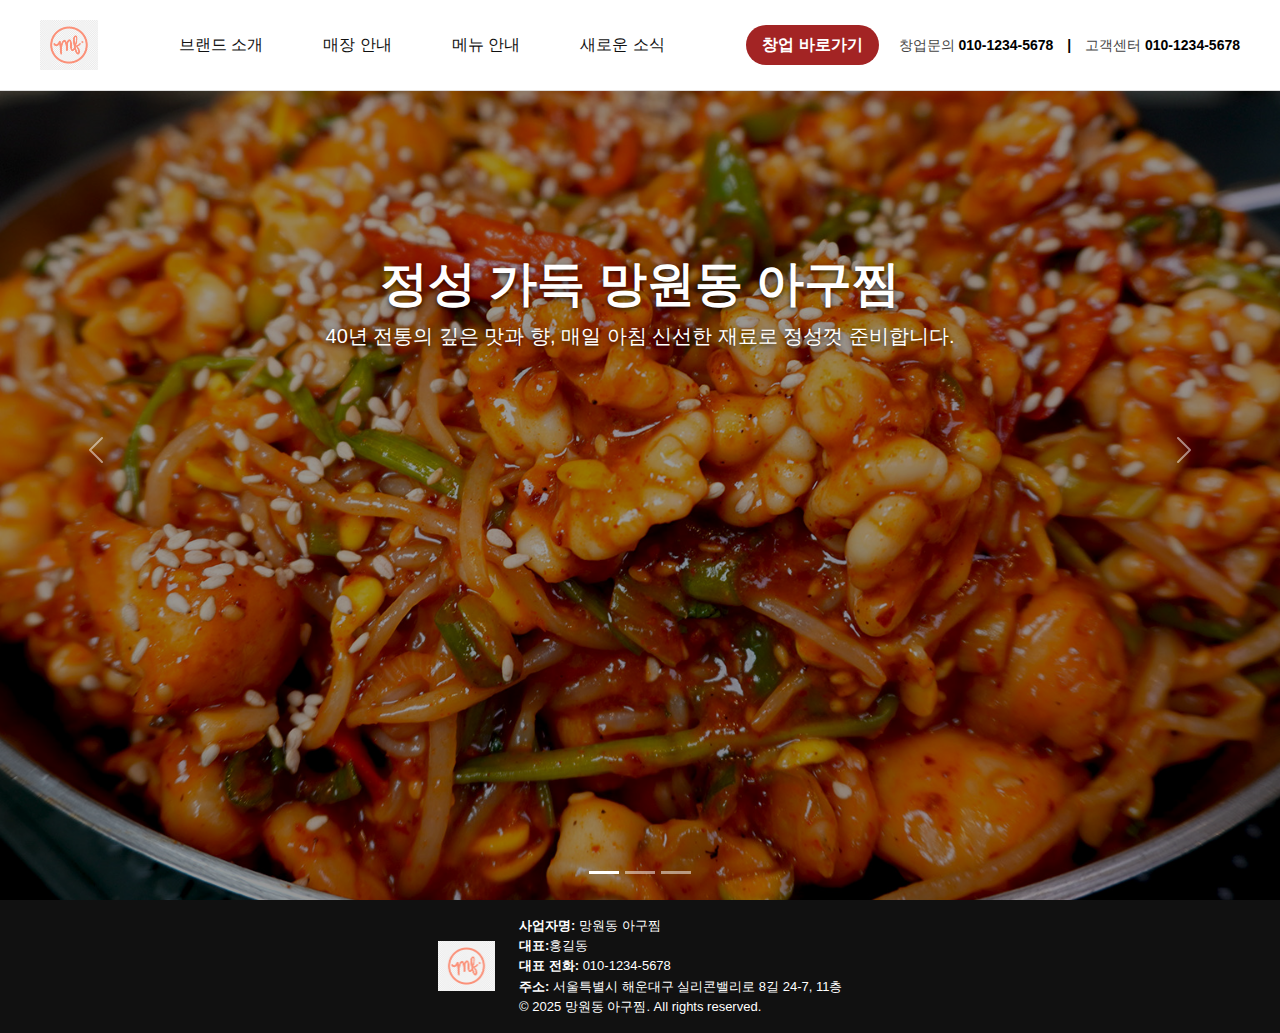
<file: front/index.html>
<!DOCTYPE html>
<html lang="ko">
<head>
  <meta charset="UTF-8" />
  <meta name="viewport" content="width=device-width, initial-scale=1.0" />
  <title>망원동 아구찜</title>
  <link href="https://cdn.jsdelivr.net/npm/bootstrap@5.3.3/dist/css/bootstrap.min.css" rel="stylesheet" />
  <link href="static/css/index.css" rel="stylesheet" /> <!-- ✅ 외부 CSS -->
  <script src="https://cdn.jsdelivr.net/npm/bootstrap@5.3.3/dist/js/bootstrap.bundle.min.js"></script>
</head>
<body>

  <!-- ✅ 네비게이션 바 -->
  <nav id="main-navbar">
    <div id="logo-container">
      <a href="index.html">
          <img src="static/img/brand_logo.png" alt="망원동 아구찜 로고" />
      </a>
    </div>
    <div id="nav-links">
      <a href="index.html" class="nav-link">브랜드 소개</a>
      <a href="store.html" class="nav-link">매장 안내</a>
      <a href="menus.html" class="nav-link">메뉴 안내</a>
      <a href="news.html" class="nav-link">새로운 소식</a>
    </div>
    <div id="right-section">
      <a href="franchise.html" id="franchise-button">창업 바로가기</a>
      <div id="contact-info">
        창업문의 <span>010-1234-5678</span>
        <span id="contact-divider">|</span>
        고객센터 <span>010-1234-5678</span>
      </div>
    </div>
  </nav>

  <!-- ✅ 풀스크린 캐러셀 -->
  <div id="mainCarousel" class="carousel slide carousel-fade" data-bs-ride="carousel" data-bs-interval="10000">
    <div class="carousel-inner">
      <div class="carousel-item active position-relative">
        <img src="static/img/menu1.jpg" class="d-block w-100" alt="아구찜" />
        <div class="carousel-overlay"></div>
        <div class="carousel-caption text-center">
          <h2>정성 가득 망원동 아구찜</h2>
          <p>40년 전통의 깊은 맛과 향, 매일 아침 신선한 재료로 정성껏 준비합니다.</p>
        </div>
      </div>

      <div class="carousel-item position-relative">
        <img src="static/img/menu2.jpg" class="d-block w-100" alt="해물찜" />
        <div class="carousel-overlay"></div>
        <div class="carousel-caption text-center">
          <h2>푸짐한 해물의 향연</h2>
          <p>문어, 새우, 꽃게 등 풍성한 해산물을 가득 담았습니다.</p>
        </div>
      </div>

      <div class="carousel-item position-relative">
        <img src="static/img/menu3.jpg" class="d-block w-100" alt="코다리조림" />
        <div class="carousel-overlay"></div>
        <div class="carousel-caption text-center">
          <h2>부드럽고 진한 코다리조림</h2>
          <p>매콤한 양념과 잘 어우러진 부드러운 식감의 명품 요리.</p>
        </div>
      </div>
    </div>

    <button class="carousel-control-prev" type="button" data-bs-target="#mainCarousel" data-bs-slide="prev">
      <span class="carousel-control-prev-icon" aria-hidden="true"></span>
      <span class="visually-hidden">이전</span>
    </button>
    <button class="carousel-control-next" type="button" data-bs-target="#mainCarousel" data-bs-slide="next">
      <span class="carousel-control-next-icon" aria-hidden="true"></span>
      <span class="visually-hidden">다음</span>
    </button>

    <div class="carousel-indicators">
      <button type="button" data-bs-target="#mainCarousel" data-bs-slide-to="0" class="active" aria-current="true" aria-label="Slide 1"></button>
      <button type="button" data-bs-target="#mainCarousel" data-bs-slide-to="1" aria-label="Slide 2"></button>
      <button type="button" data-bs-target="#mainCarousel" data-bs-slide-to="2" aria-label="Slide 3"></button>
    </div>
  </div>

  <!-- ✅ Footer -->
  <footer>
    <div class="footer-container d-flex align-items-center justify-content-center gap-4">
      <div class="footer-logo">
        <img src="static/img/brand_logo.png" alt="망원동 아구찜 로고" />
      </div>
      <div class="footer-info text-white">
        <p><strong>사업자명:</strong> 망원동 아구찜</p>
        <p><strong>대표:</strong>홍길동</p>
        <p><strong>대표 전화:</strong> 010-1234-5678</p>
        <p><strong>주소:</strong> 서울특별시 해운대구 실리콘밸리로 8길 24-7, 11층</p>
        <p>© 2025 망원동 아구찜. All rights reserved.</p>
      </div>
    </div>
  </footer>

</body>
</html>
</file>
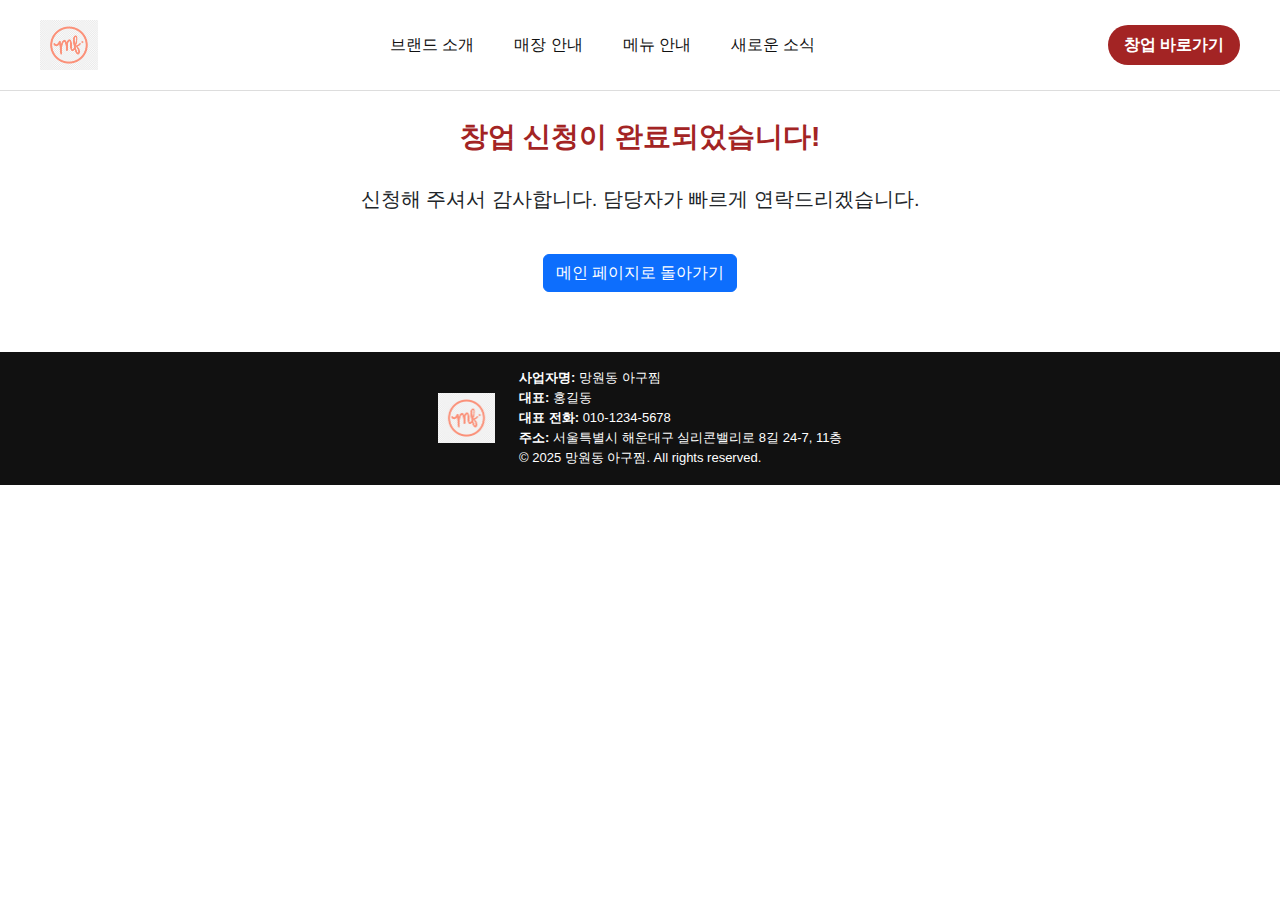
<file: front/franchise-apply.html>
<!DOCTYPE html>
<html lang="ko">
<head>
  <meta charset="UTF-8" />
  <meta name="viewport" content="width=device-width, initial-scale=1.0" />
  <title>창업 신청 완료 | 망원동 아구찜</title>
  <link href="https://cdn.jsdelivr.net/npm/bootstrap@5.3.3/dist/css/bootstrap.min.css" rel="stylesheet" />
  <script src="https://cdn.jsdelivr.net/npm/bootstrap@5.3.3/dist/js/bootstrap.bundle.min.js"></script>
  <link rel="stylesheet" href="static/css/franchise.css" />
</head>
<body>

  <!-- ✅ 네비게이션 바 -->
  <nav id="main-navbar">
    <div id="logo-container">
      <a href="index.html">
        <img src="static/img/brand_logo.png" alt="망원동 아구찜 로고" />
      </a>
    </div>
    <div id="nav-links">
      <a href="index.html" class="nav-link">브랜드 소개</a>
      <a href="store.html" class="nav-link">매장 안내</a>
      <a href="menus.html" class="nav-link">메뉴 안내</a>
      <a href="news.html" class="nav-link">새로운 소식</a>
    </div>
    <a href="franchise.html" id="franchise-button">창업 바로가기</a>
  </nav>

  <!-- ✅ 신청 완료 메시지 -->
  <main>
    <div class="container text-center mt-5">
      <h1>창업 신청이 완료되었습니다!</h1>
      <p class="lead">신청해 주셔서 감사합니다. 담당자가 빠르게 연락드리겠습니다.</p>
      <a href="/" class="btn btn-primary mt-4">메인 페이지로 돌아가기</a>
    </div>
  </main>

  <!-- ✅ Footer -->
  <footer>
    <div class="footer-container d-flex align-items-center justify-content-center gap-4">
      <div class="footer-logo">
        <img src="static/img/brand_logo.png" alt="망원동 아구찜 로고" />
      </div>
      <div class="footer-info text-white">
        <p><strong>사업자명:</strong> 망원동 아구찜</p>
        <p><strong>대표:</strong> 홍길동</p>
        <p><strong>대표 전화:</strong> 010-1234-5678</p>
        <p><strong>주소:</strong> 서울특별시 해운대구 실리콘밸리로 8길 24-7, 11층</p>
        <p>© 2025 망원동 아구찜. All rights reserved.</p>
      </div>
    </div>
  </footer>

</body>
</html>
</file>
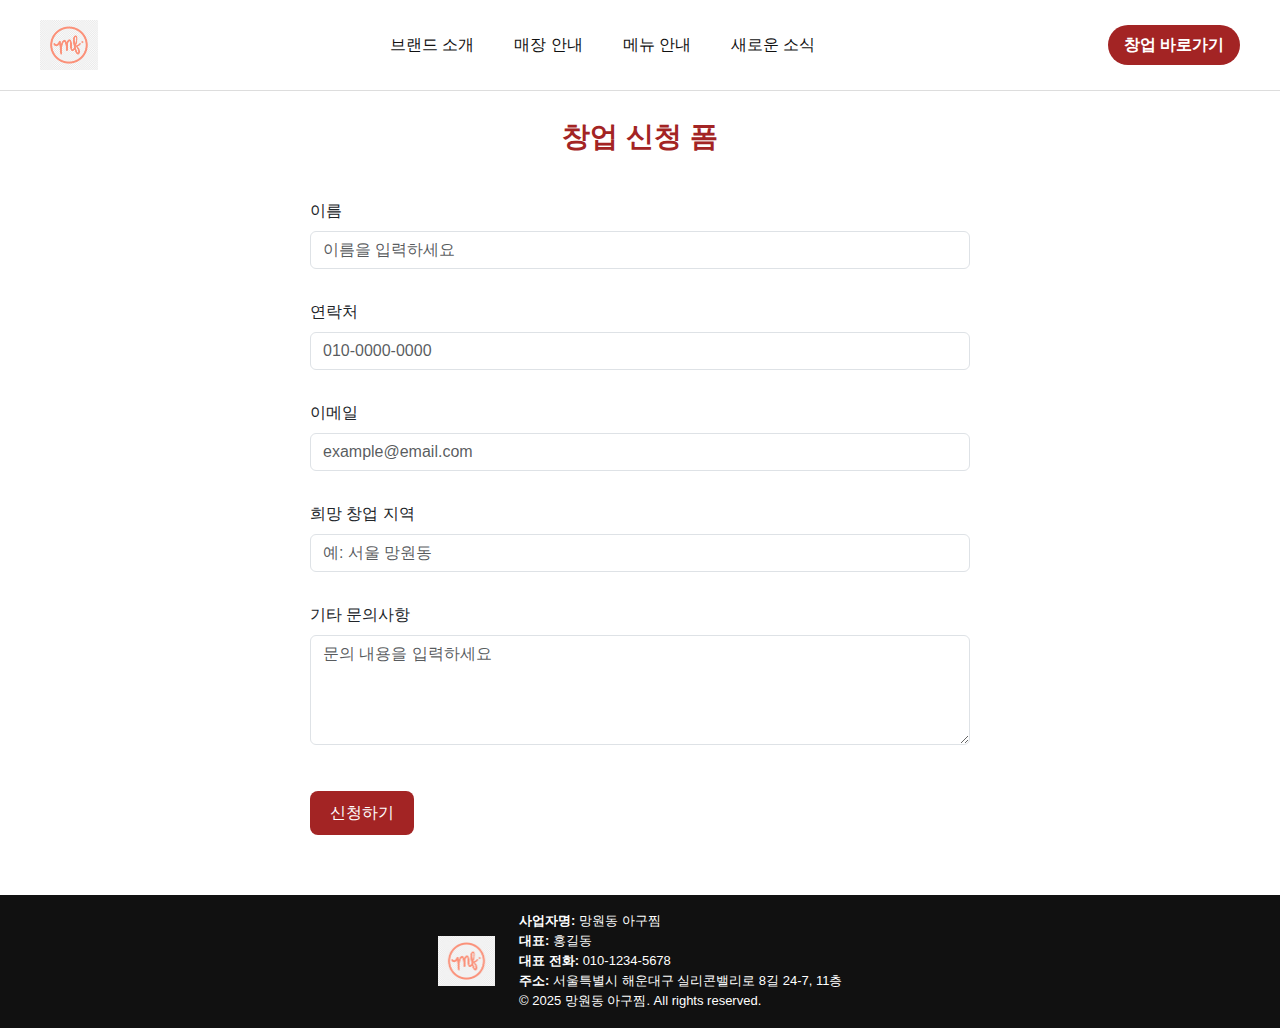
<file: front/franchise.html>
<!DOCTYPE html>
<html lang="ko">
<head>
  <meta charset="UTF-8" />
  <meta name="viewport" content="width=device-width, initial-scale=1.0" />
  <title>창업 신청 | 망원동 아구찜</title>
  <link href="https://cdn.jsdelivr.net/npm/bootstrap@5.3.3/dist/css/bootstrap.min.css" rel="stylesheet" />
  <script src="https://cdn.jsdelivr.net/npm/bootstrap@5.3.3/dist/js/bootstrap.bundle.min.js"></script>
  <script src="https://code.jquery.com/jquery-3.6.0.min.js"></script> 
  <link rel="stylesheet" href="static/css/franchise.css" />
</head>
<body>

  <!-- nav bar -->
  <nav id="main-navbar">
    <div id="logo-container">
      <a href="index.html">
        <img src="static/img/brand_logo.png" alt="망원동 아구찜 로고" />
      </a>
    </div>
    <div id="nav-links">
      <a href="index.html" class="nav-link">브랜드 소개</a>
      <a href="store.html" class="nav-link">매장 안내</a>
      <a href="menus.html" class="nav-link">메뉴 안내</a>
      <a href="news.html" class="nav-link">새로운 소식</a>
    </div>
    <a href="franchise.html" id="franchise-button">창업 바로가기</a>
  </nav>

  <!-- start-up apply form  -->
  <main>
    <h1>창업 신청 폼</h1>
    <form id="myForm"> <!-- ✅ id 추가 -->
      <div class="mb-3">
        <label for="name" class="form-label">이름</label>
        <input type="text" class="form-control" id="name" placeholder="이름을 입력하세요" required />
      </div>
      <div class="mb-3">
        <label for="phone" class="form-label">연락처</label>
        <input type="tel" class="form-control" id="phone" placeholder="010-0000-0000" required />
      </div>
      <div class="mb-3">
        <label for="email" class="form-label">이메일</label>
        <input type="email" class="form-control" id="email" placeholder="example@email.com" />
      </div>
      <div class="mb-3">
        <label for="location" class="form-label">희망 창업 지역</label>
        <input type="text" class="form-control" id="location" placeholder="예: 서울 망원동" />
      </div>
      <div class="mb-3">
        <label for="message" class="form-label">기타 문의사항</label>
        <textarea class="form-control" id="message" rows="4" placeholder="문의 내용을 입력하세요"></textarea>
      </div>
      <button type="submit" class="btn">신청하기</button>
    </form>
  </main>

  <!-- Footer -->
  <footer>
    <div class="footer-container d-flex align-items-center justify-content-center gap-4">
      <div class="footer-logo">
        <img src="static/img/brand_logo.png" alt="망원동 아구찜 로고" />
      </div>
      <div class="footer-info text-white">
        <p><strong>사업자명:</strong> 망원동 아구찜</p>
        <p><strong>대표:</strong> 홍길동</p>
        <p><strong>대표 전화:</strong> 010-1234-5678</p>
        <p><strong>주소:</strong> 서울특별시 해운대구 실리콘밸리로 8길 24-7, 11층</p>
        <p>© 2025 망원동 아구찜. All rights reserved.</p>
      </div>
    </div>
  </footer>

  <!-- AJAX -->
  <script>
    $('#myForm').on('submit', function (e) {
      e.preventDefault(); // 기본 제출 막기

      const data = {
        name: document.getElementById('name').value,
        telno: document.getElementById('phone').value,
        email: document.getElementById('email').value,
        area: document.getElementById('location').value,
        description: document.getElementById('message').value
      };

      $.ajax({
        type: 'POST',
        url: '/api/startup/submit',
        contentType: 'application/json',
        data: JSON.stringify(data),
        success: function () {
          window.location.href = '/franchise-apply.html'; 
        },
        error: function (xhr) {
          alert('신청 중 오류가 발생했습니다. 다시 시도해주세요.');
          console.error(xhr.status, xhr.responseText);
        }
      });
    });
  </script>

</body>
</html>
</file>
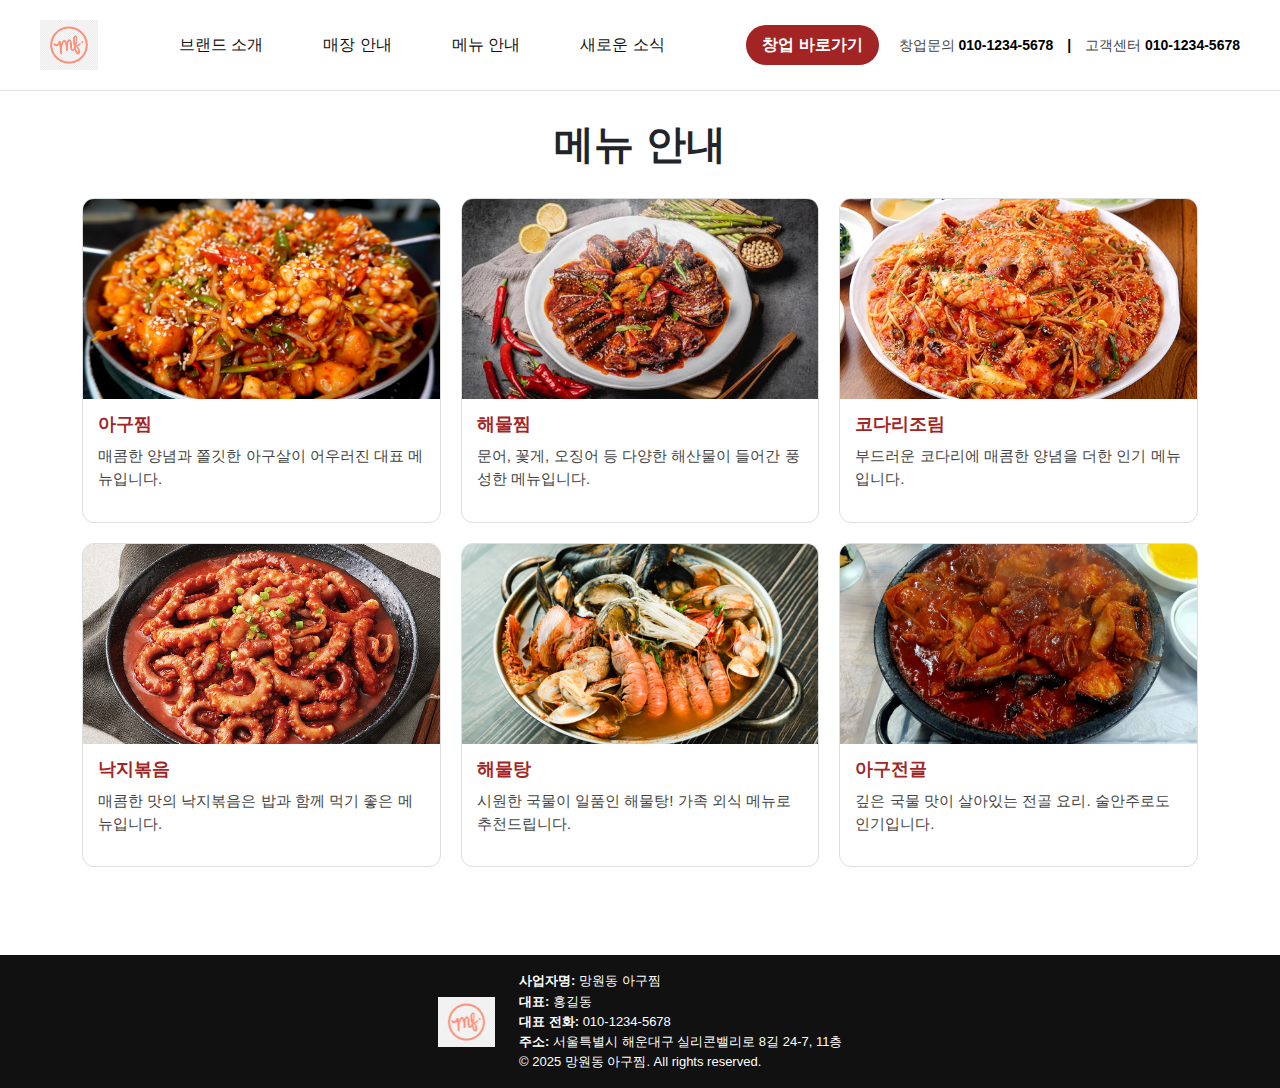
<file: front/menus.html>
<!DOCTYPE html>
<html lang="ko">
<head>
  <meta charset="UTF-8" />
  <meta name="viewport" content="width=device-width, initial-scale=1.0" />
  <title>메뉴 안내 | 망원동 아구찜</title>
  <link href="https://cdn.jsdelivr.net/npm/bootstrap@5.3.3/dist/css/bootstrap.min.css" rel="stylesheet" />
  <link href="static/css/menus.css" rel="stylesheet" />
  <script src="https://cdn.jsdelivr.net/npm/bootstrap@5.3.3/dist/js/bootstrap.bundle.min.js"></script>
  <style>
    main {
      padding-top: 120px;
      padding-bottom: 40px;
    }
    h1 {
      font-weight: bold;
      margin-bottom: 30px;
    }
    .menu-grid {
      display: grid;
      grid-template-columns: repeat(auto-fill, minmax(280px, 1fr));
      gap: 20px;
    }
    .menu-card {
      border: 1px solid #ddd;
      border-radius: 12px;
      overflow: hidden;
      transition: transform 0.2s ease;
      background-color: #fff;
    }
    .menu-card:hover {
      transform: scale(1.02);
    }
    .menu-card img {
      width: 100%;
      height: 200px;
      object-fit: cover;
    }
    .menu-info {
      padding: 15px;
    }
    .menu-info h5 {
      margin-bottom: 10px;
      font-size: 1.1rem;
      font-weight: bold;
      color: #a32424;
    }
    .menu-info p {
      font-size: 0.95rem;
      color: #444;
    }
  </style>
</head>
<body>

  <!-- ✅ 네비게이션 바 -->
  <nav id="main-navbar">
    <div id="logo-container">
      <a href="index.html">
        <img src="static/img/brand_logo.png" alt="망원동 아구찜 로고" />
      </a>
    </div>
    <div id="nav-links">
      <a href="index.html" class="nav-link">브랜드 소개</a>
      <a href="store.html" class="nav-link">매장 안내</a>
      <a href="menus.html" class="nav-link">메뉴 안내</a>
      <a href="news.html" class="nav-link">새로운 소식</a>
    </div>
    <div id="right-section">
      <a href="franchise.html" id="franchise-button">창업 바로가기</a>
      <div id="contact-info">
        창업문의 <span>010-1234-5678</span>
        <span id="contact-divider">|</span>
        고객센터 <span>010-1234-5678</span>
      </div>
    </div>
  </nav>

  <!-- ✅ 본문 -->
  <main class="container">
    <h1 class="text-center">메뉴 안내</h1>

    <div class="menu-grid">
      <div class="menu-card">
        <img src="static/img/menu1.jpg" alt="아구찜">
        <div class="menu-info">
          <h5>아구찜</h5>
          <p>매콤한 양념과 쫄깃한 아구살이 어우러진 대표 메뉴입니다.</p>
        </div>
      </div>

      <div class="menu-card">
        <img src="static/img/menu2.jpg" alt="해물찜">
        <div class="menu-info">
          <h5>해물찜</h5>
          <p>문어, 꽃게, 오징어 등 다양한 해산물이 들어간 풍성한 메뉴입니다.</p>
        </div>
      </div>

      <div class="menu-card">
        <img src="static/img/menu3.jpg" alt="코다리조림">
        <div class="menu-info">
          <h5>코다리조림</h5>
          <p>부드러운 코다리에 매콤한 양념을 더한 인기 메뉴입니다.</p>
        </div>
      </div>

      <div class="menu-card">
        <img src="static/img/menu4.jpg" alt="낙지볶음">
        <div class="menu-info">
          <h5>낙지볶음</h5>
          <p>매콤한 맛의 낙지볶음은 밥과 함께 먹기 좋은 메뉴입니다.</p>
        </div>
      </div>

      <div class="menu-card">
        <img src="static/img/menu5.jpg" alt="해물탕">
        <div class="menu-info">
          <h5>해물탕</h5>
          <p>시원한 국물이 일품인 해물탕! 가족 외식 메뉴로 추천드립니다.</p>
        </div>
      </div>

      <div class="menu-card">
        <img src="static/img/menu6.jpg" alt="아구전골">
        <div class="menu-info">
          <h5>아구전골</h5>
          <p>깊은 국물 맛이 살아있는 전골 요리. 술안주로도 인기입니다.</p>
        </div>
      </div>
    </div>
  </main>

  <!-- ✅ Footer -->
  <footer class="mt-5">
    <div class="footer-container d-flex align-items-center justify-content-center gap-4">
      <div class="footer-logo">
        <img src="static/img/brand_logo.png" alt="망원동 아구찜 로고" />
      </div>
      <div class="footer-info text-white">
        <p><strong>사업자명:</strong> 망원동 아구찜</p>
        <p><strong>대표:</strong> 홍길동</p>
        <p><strong>대표 전화:</strong> 010-1234-5678</p>
        <p><strong>주소:</strong> 서울특별시 해운대구 실리콘밸리로 8길 24-7, 11층</p>
        <p>© 2025 망원동 아구찜. All rights reserved.</p>
      </div>
    </div>
  </footer>

</body>
</html>
</file>
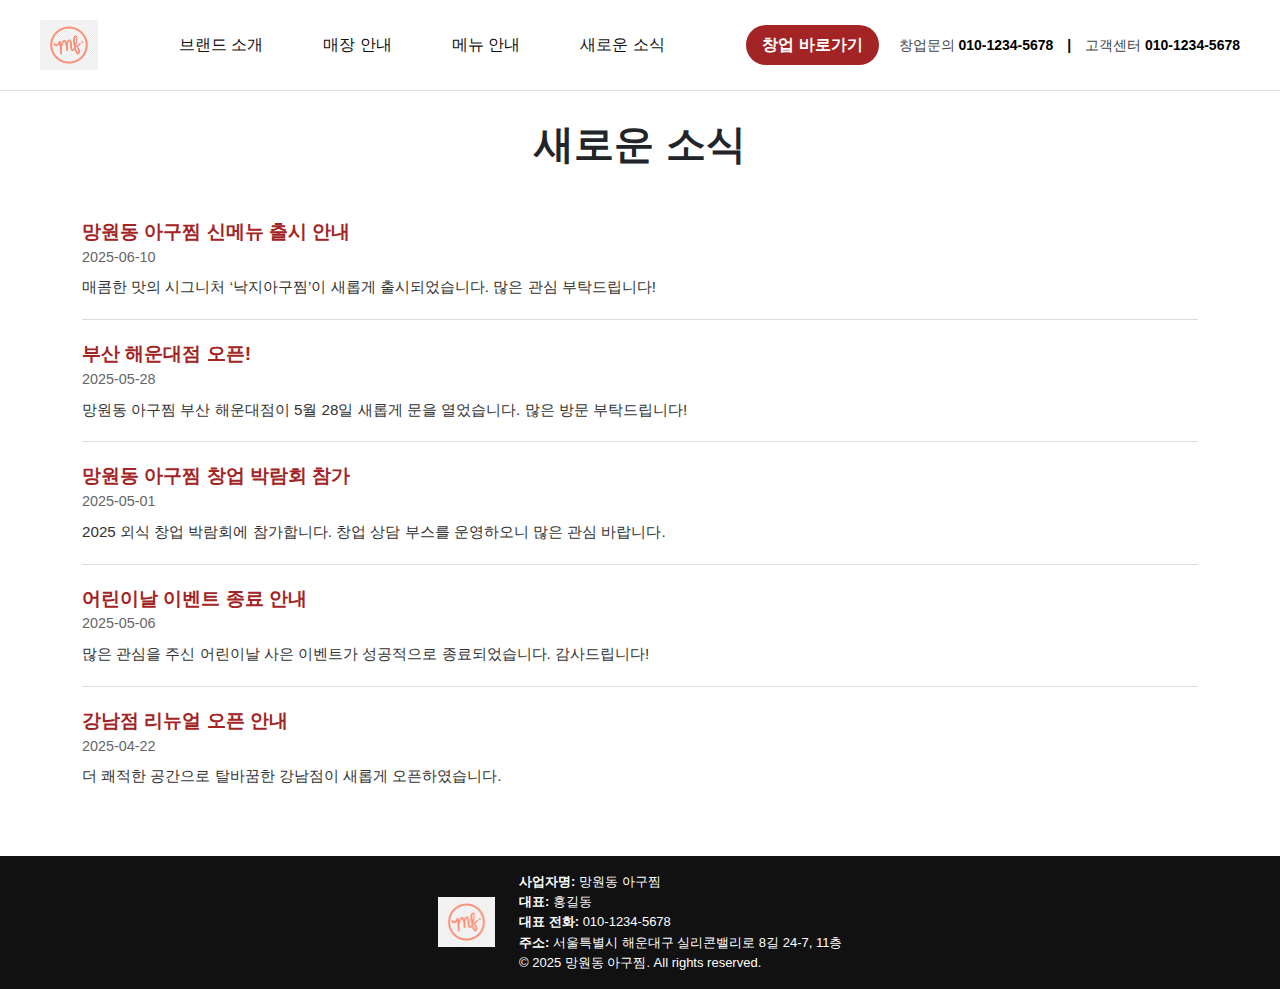
<file: front/news.html>
<!DOCTYPE html>
<html lang="ko">
<head>
  <meta charset="UTF-8" />
  <meta name="viewport" content="width=device-width, initial-scale=1.0" />
  <title>새로운 소식 | 망원동 아구찜</title>
  <link href="https://cdn.jsdelivr.net/npm/bootstrap@5.3.3/dist/css/bootstrap.min.css" rel="stylesheet" />
  <link href="static/css/news.css" rel="stylesheet" />
  <script src="https://cdn.jsdelivr.net/npm/bootstrap@5.3.3/dist/js/bootstrap.bundle.min.js"></script>
  <style>
    main {
      padding-top: 120px;
    }
    h1 {
      font-weight: bold;
      margin-bottom: 30px;
    }
    .news-item {
      border-bottom: 1px solid #ddd;
      padding: 20px 0;
    }
    .news-item:last-child {
      border-bottom: none;
    }
    .news-title {
      font-size: 1.2rem;
      font-weight: bold;
      color: #a32424;
    }
    .news-date {
      font-size: 0.9rem;
      color: #666;
    }
    .news-content {
      margin-top: 8px;
      font-size: 0.95rem;
      color: #333;
    }
  </style>
</head>
<body>

  <!-- ✅ 네비게이션 바 -->
  <nav id="main-navbar">
    <div id="logo-container">
      <a href="index.html">
        <img src="static/img/brand_logo.png" alt="망원동 아구찜 로고" />
      </a>
    </div>
    <div id="nav-links">
      <a href="index.html" class="nav-link">브랜드 소개</a>
      <a href="store.html" class="nav-link">매장 안내</a>
      <a href="menus.html" class="nav-link">메뉴 안내</a>
      <a href="news.html" class="nav-link">새로운 소식</a>
    </div>
    <div id="right-section">
      <a href="franchise.html" id="franchise-button">창업 바로가기</a>
      <div id="contact-info">
        창업문의 <span>010-1234-5678</span>
        <span id="contact-divider">|</span>
        고객센터 <span>010-1234-5678</span>
      </div>
    </div>
  </nav>

  <!-- ✅ 본문 -->
  <main class="container">
    <h1 class="text-center">새로운 소식</h1>

    <div class="news-item">
      <div class="news-title">망원동 아구찜 신메뉴 출시 안내</div>
      <div class="news-date">2025-06-10</div>
      <div class="news-content">
        매콤한 맛의 시그니처 ‘낙지아구찜’이 새롭게 출시되었습니다. 많은 관심 부탁드립니다!
      </div>
    </div>

    <div class="news-item">
      <div class="news-title">부산 해운대점 오픈!</div>
      <div class="news-date">2025-05-28</div>
      <div class="news-content">
        망원동 아구찜 부산 해운대점이 5월 28일 새롭게 문을 열었습니다. 많은 방문 부탁드립니다!
      </div>
    </div>

    <div class="news-item">
      <div class="news-title">망원동 아구찜 창업 박람회 참가</div>
      <div class="news-date">2025-05-01</div>
      <div class="news-content">
        2025 외식 창업 박람회에 참가합니다. 창업 상담 부스를 운영하오니 많은 관심 바랍니다.
      </div>
    </div>

    <div class="news-item">
      <div class="news-title">어린이날 이벤트 종료 안내</div>
      <div class="news-date">2025-05-06</div>
      <div class="news-content">
        많은 관심을 주신 어린이날 사은 이벤트가 성공적으로 종료되었습니다. 감사드립니다!
      </div>
    </div>

    <div class="news-item">
      <div class="news-title">강남점 리뉴얼 오픈 안내</div>
      <div class="news-date">2025-04-22</div>
      <div class="news-content">
        더 쾌적한 공간으로 탈바꿈한 강남점이 새롭게 오픈하였습니다.
      </div>
    </div>
  </main>

  <!-- ✅ Footer -->
  <footer class="mt-5">
    <div class="footer-container d-flex align-items-center justify-content-center gap-4">
      <div class="footer-logo">
        <img src="static/img/brand_logo.png" alt="망원동 아구찜 로고" />
      </div>
      <div class="footer-info text-white">
        <p><strong>사업자명:</strong> 망원동 아구찜</p>
        <p><strong>대표:</strong> 홍길동</p>
        <p><strong>대표 전화:</strong> 010-1234-5678</p>
        <p><strong>주소:</strong> 서울특별시 해운대구 실리콘밸리로 8길 24-7, 11층</p>
        <p>© 2025 망원동 아구찜. All rights reserved.</p>
      </div>
    </div>
  </footer>

</body>
</html>
</file>
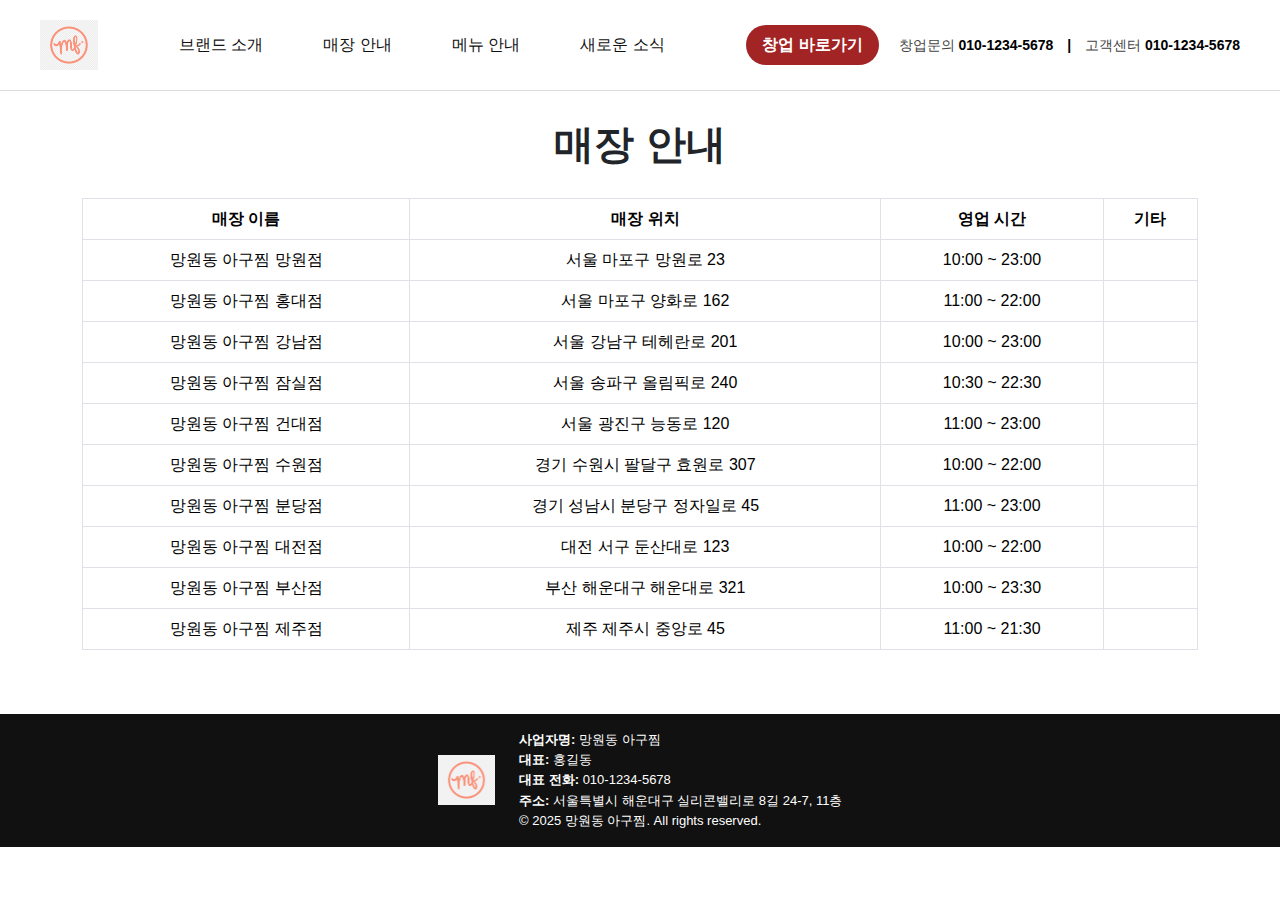
<file: front/store.html>
<!DOCTYPE html>
<html lang="ko">
<head>
  <meta charset="UTF-8" />
  <meta name="viewport" content="width=device-width, initial-scale=1.0" />
  <title>매장 안내 | 망원동 아구찜</title>
  <link href="https://cdn.jsdelivr.net/npm/bootstrap@5.3.3/dist/css/bootstrap.min.css" rel="stylesheet" />
  <link href="static/css/store.css" rel="stylesheet" />
  <script src="https://cdn.jsdelivr.net/npm/bootstrap@5.3.3/dist/js/bootstrap.bundle.min.js"></script>
  <style>
    main {
      padding-top: 120px; /* 네비게이션 바 높이 고려 */
    }
    table th {
      background-color: #a32424;
      color: white;
    }
    h1 {
      font-weight: bold;
      margin-bottom: 30px;
    }
  </style>
</head>
<body>

  <!-- ✅ 네비게이션 바 -->
  <nav id="main-navbar">
    <div id="logo-container">
      <a href="index.html">
        <img src="static/img/brand_logo.png" alt="망원동 아구찜 로고" />
      </a>
    </div>
    <div id="nav-links">
      <a href="index.html" class="nav-link">브랜드 소개</a>
      <a href="store.html" class="nav-link">매장 안내</a>
      <a href="menus.html" class="nav-link">메뉴 안내</a>
      <a href="news.html" class="nav-link">새로운 소식</a>
    </div>
    <div id="right-section">
      <a href="franchise.html" id="franchise-button">창업 바로가기</a>
      <div id="contact-info">
        창업문의 <span>010-1234-5678</span>
        <span id="contact-divider">|</span>
        고객센터 <span>010-1234-5678</span>
      </div>
    </div>
  </nav>

  <!-- ✅ 본문 영역 -->
  <main class="container">
    <h1 class="text-center">매장 안내</h1>
    <div class="table-responsive">
      <table class="table table-bordered text-center align-middle">
        <thead>
          <tr>
            <th>매장 이름</th>
            <th>매장 위치</th>
            <th>영업 시간</th>
            <th>기타</th>
          </tr>
        </thead>
        <tbody>
          <tr><td>망원동 아구찜 망원점</td><td>서울 마포구 망원로 23</td><td>10:00 ~ 23:00</td><td></td></tr>
          <tr><td>망원동 아구찜 홍대점</td><td>서울 마포구 양화로 162</td><td>11:00 ~ 22:00</td><td></td></tr>
          <tr><td>망원동 아구찜 강남점</td><td>서울 강남구 테헤란로 201</td><td>10:00 ~ 23:00</td><td></td></tr>
          <tr><td>망원동 아구찜 잠실점</td><td>서울 송파구 올림픽로 240</td><td>10:30 ~ 22:30</td><td></td></tr>
          <tr><td>망원동 아구찜 건대점</td><td>서울 광진구 능동로 120</td><td>11:00 ~ 23:00</td><td></td></tr>
          <tr><td>망원동 아구찜 수원점</td><td>경기 수원시 팔달구 효원로 307</td><td>10:00 ~ 22:00</td><td></td></tr>
          <tr><td>망원동 아구찜 분당점</td><td>경기 성남시 분당구 정자일로 45</td><td>11:00 ~ 23:00</td><td></td></tr>
          <tr><td>망원동 아구찜 대전점</td><td>대전 서구 둔산대로 123</td><td>10:00 ~ 22:00</td><td></td></tr>
          <tr><td>망원동 아구찜 부산점</td><td>부산 해운대구 해운대로 321</td><td>10:00 ~ 23:30</td><td></td></tr>
          <tr><td>망원동 아구찜 제주점</td><td>제주 제주시 중앙로 45</td><td>11:00 ~ 21:30</td><td></td></tr>
        </tbody>
      </table>
    </div>
  </main>

  <!-- ✅ Footer -->
  <footer class="mt-5">
    <div class="footer-container d-flex align-items-center justify-content-center gap-4">
      <div class="footer-logo">
        <img src="static/img/brand_logo.png" alt="망원동 아구찜 로고" />
      </div>
      <div class="footer-info text-white">
        <p><strong>사업자명:</strong> 망원동 아구찜</p>
        <p><strong>대표:</strong> 홍길동</p>
        <p><strong>대표 전화:</strong> 010-1234-5678</p>
        <p><strong>주소:</strong> 서울특별시 해운대구 실리콘밸리로 8길 24-7, 11층</p>
        <p>© 2025 망원동 아구찜. All rights reserved.</p>
      </div>
    </div>
  </footer>

</body>
</html>
</file>
<file: front/static/css/index.css>
html, body {
  margin: 0;
  padding: 0;
  height: 100%;
  font-family: 'Noto Sans KR', sans-serif;
}

/* 네비게이션 바 */
#main-navbar {
  display: flex;
  justify-content: space-between;
  align-items: center;
  padding: 20px 40px;
  background-color: white;
  border-bottom: 1px solid #ddd;
  position: fixed;
  width: 100%;
  z-index: 1000;
}

#logo-container img {
  height: 50px;
}

#nav-links {
  display: flex;
  align-items: center;
  gap: 40px;
  font-size: 16px;
}

.nav-link {
  text-decoration: none;
  color: #111;
  font-weight: 500;
  transition: color 0.3s ease, background-color 0.3s ease;
  padding: 6px 10px;
  border-radius: 4px;
}

.nav-link:hover {
  color: #a32424;
  background-color: rgba(163, 36, 36, 0.05);
}

#franchise-button {
  background-color: #a32424;
  color: white;
  padding: 8px 16px;
  border-radius: 20px;
  font-weight: bold;
  text-decoration: none;
  transition: background-color 0.3s ease;
}

#franchise-button:hover {
  background-color: #8c1c1c;
}

#right-section {
  display: flex;
  align-items: center;
  gap: 20px;
}

#contact-info {
  font-size: 14px;
  color: #444;
}

#contact-info span {
  font-weight: bold;
  color: #000;
}

#contact-divider {
  margin: 0 10px;
  color: #ccc;
}

/* Carousel 전체 화면 */
.carousel,
.carousel-inner,
.carousel-item,
.carousel-item img {
  height: 100vh;
}

.carousel-item img {
  object-fit: cover;
  width: 100%;
}

/* 텍스트 오버레이 */
.carousel-caption {
  position: absolute;
  top: 50%;
  transform: translateY(-50%);
  color: #fff;
  text-shadow: 0 2px 5px rgba(0, 0, 0, 0.7);
  z-index: 2;
}

.carousel-caption h2 {
  font-size: 48px;
  font-weight: bold;
}

.carousel-caption p {
  font-size: 20px;
}

/* 어두운 반투명 배경 오버레이 */
.carousel-overlay {
  position: absolute;
  top: 0;
  left: 0;
  width: 100%;
  height: 100%;
  background: rgba(0, 0, 0, 0.4);
  z-index: 1;
}

@media (max-width: 768px) {
  .carousel-caption h2 {
    font-size: 28px;
  }

  .carousel-caption p {
    font-size: 16px;
  }
}

/* Footer */
footer {
  background-color: #111;
  padding: 15px 20px;
  user-select: none;
}

.footer-container {
  max-width: 900px;
  margin: 0 auto;
  gap: 20px;
}

.footer-logo img {
  height: 50px;
  width: auto;
  object-fit: contain;
}

.footer-info p {
  margin: 2px 0;
  font-size: 13px;
  color: #fff;
  line-height: 1.4;
}
</file>
<file: front/static/css/franchise.css>
body {
  font-family: 'Noto Sans KR', sans-serif;
  margin: 0;
  padding: 0;
}

/* 네비게이션 바 고정 */
#main-navbar {
  display: flex;
  justify-content: space-between;
  align-items: center;
  padding: 20px 40px;
  background-color: white;
  border-bottom: 1px solid #ddd;
  position: fixed;
  top: 0;
  width: 100%;
  z-index: 1000;
}

#logo-container img {
  height: 50px;
}

#nav-links {
  display: flex;
  gap: 40px;
  font-size: 16px;
}

.nav-link {
  text-decoration: none;
  color: #111;
  font-weight: 500;
}

.nav-link:hover {
  color: #a32424;
}

#franchise-button {
  background-color: #a32424;
  color: white;
  padding: 8px 16px;
  border-radius: 20px;
  font-weight: bold;
  text-decoration: none;
}

#franchise-button:hover {
  background-color: #8c1c1c;
}

main {
  max-width: 700px;
  margin: 120px auto 60px;
  padding: 0 20px;
}

h1 {
  font-size: 28px;
  font-weight: bold;
  margin-bottom: 30px;
  color: #a32424;
  text-align: center;
}

label {
  font-weight: 500;
  margin-top: 15px;
}

.form-control:focus {
  border-color: #a32424;
  box-shadow: 0 0 0 0.2rem rgba(163, 36, 36, 0.25);
}

button[type="submit"] {
  background-color: #a32424;
  color: white;
  border: none;
  padding: 10px 20px;
  border-radius: 8px;
  margin-top: 30px;
}

button[type="submit"]:hover {
  background-color: #8c1c1c;
}

/* Footer */
footer {
  background-color: #111;
  padding: 15px 20px;
}

.footer-container {
  max-width: 900px;
  margin: 0 auto;
  gap: 20px;
}

.footer-logo img {
  height: 50px;
  width: auto;
  object-fit: contain;
}

.footer-info p {
  margin: 2px 0;
  font-size: 13px;
  color: #fff;
  line-height: 1.4;
}
</file>
<file: front/static/css/menus.css>
html, body {
  margin: 0;
  padding: 0;
  height: 100%;
  font-family: 'Noto Sans KR', sans-serif;
}

/* 네비게이션 바 */
#main-navbar {
  display: flex;
  justify-content: space-between;
  align-items: center;
  padding: 20px 40px;
  background-color: white;
  border-bottom: 1px solid #ddd;
  position: fixed;
  width: 100%;
  z-index: 1000;
}

#logo-container img {
  height: 50px;
}

#nav-links {
  display: flex;
  align-items: center;
  gap: 40px;
  font-size: 16px;
}

.nav-link {
  text-decoration: none;
  color: #111;
  font-weight: 500;
  transition: color 0.3s ease, background-color 0.3s ease;
  padding: 6px 10px;
  border-radius: 4px;
}

.nav-link:hover {
  color: #a32424;
  background-color: rgba(163, 36, 36, 0.05);
}

#franchise-button {
  background-color: #a32424;
  color: white;
  padding: 8px 16px;
  border-radius: 20px;
  font-weight: bold;
  text-decoration: none;
  transition: background-color 0.3s ease;
}

#franchise-button:hover {
  background-color: #8c1c1c;
}

#right-section {
  display: flex;
  align-items: center;
  gap: 20px;
}

#contact-info {
  font-size: 14px;
  color: #444;
}

#contact-info span {
  font-weight: bold;
  color: #000;
}

#contact-divider {
  margin: 0 10px;
  color: #ccc;
}

/* Carousel 전체 화면 */
.carousel,
.carousel-inner,
.carousel-item,
.carousel-item img {
  height: 100vh;
}

.carousel-item img {
  object-fit: cover;
  width: 100%;
}

/* 텍스트 오버레이 */
.carousel-caption {
  position: absolute;
  top: 50%;
  transform: translateY(-50%);
  color: #fff;
  text-shadow: 0 2px 5px rgba(0, 0, 0, 0.7);
  z-index: 2;
}

.carousel-caption h2 {
  font-size: 48px;
  font-weight: bold;
}

.carousel-caption p {
  font-size: 20px;
}

/* 어두운 반투명 배경 오버레이 */
.carousel-overlay {
  position: absolute;
  top: 0;
  left: 0;
  width: 100%;
  height: 100%;
  background: rgba(0, 0, 0, 0.4);
  z-index: 1;
}

@media (max-width: 768px) {
  .carousel-caption h2 {
    font-size: 28px;
  }

  .carousel-caption p {
    font-size: 16px;
  }
}

/* Footer */
footer {
  background-color: #111;
  padding: 15px 20px;
  user-select: none;
}

.footer-container {
  max-width: 900px;
  margin: 0 auto;
  gap: 20px;
}

.footer-logo img {
  height: 50px;
  width: auto;
  object-fit: contain;
}

.footer-info p {
  margin: 2px 0;
  font-size: 13px;
  color: #fff;
  line-height: 1.4;
}
</file>
<file: front/static/css/news.css>
html, body {
  margin: 0;
  padding: 0;
  height: 100%;
  font-family: 'Noto Sans KR', sans-serif;
}

/* 네비게이션 바 */
#main-navbar {
  display: flex;
  justify-content: space-between;
  align-items: center;
  padding: 20px 40px;
  background-color: white;
  border-bottom: 1px solid #ddd;
  position: fixed;
  width: 100%;
  z-index: 1000;
}

#logo-container img {
  height: 50px;
}

#nav-links {
  display: flex;
  align-items: center;
  gap: 40px;
  font-size: 16px;
}

.nav-link {
  text-decoration: none;
  color: #111;
  font-weight: 500;
  transition: color 0.3s ease, background-color 0.3s ease;
  padding: 6px 10px;
  border-radius: 4px;
}

.nav-link:hover {
  color: #a32424;
  background-color: rgba(163, 36, 36, 0.05);
}

#franchise-button {
  background-color: #a32424;
  color: white;
  padding: 8px 16px;
  border-radius: 20px;
  font-weight: bold;
  text-decoration: none;
  transition: background-color 0.3s ease;
}

#franchise-button:hover {
  background-color: #8c1c1c;
}

#right-section {
  display: flex;
  align-items: center;
  gap: 20px;
}

#contact-info {
  font-size: 14px;
  color: #444;
}

#contact-info span {
  font-weight: bold;
  color: #000;
}

#contact-divider {
  margin: 0 10px;
  color: #ccc;
}

/* Carousel 전체 화면 */
.carousel,
.carousel-inner,
.carousel-item,
.carousel-item img {
  height: 100vh;
}

.carousel-item img {
  object-fit: cover;
  width: 100%;
}

/* 텍스트 오버레이 */
.carousel-caption {
  position: absolute;
  top: 50%;
  transform: translateY(-50%);
  color: #fff;
  text-shadow: 0 2px 5px rgba(0, 0, 0, 0.7);
  z-index: 2;
}

.carousel-caption h2 {
  font-size: 48px;
  font-weight: bold;
}

.carousel-caption p {
  font-size: 20px;
}

/* 어두운 반투명 배경 오버레이 */
.carousel-overlay {
  position: absolute;
  top: 0;
  left: 0;
  width: 100%;
  height: 100%;
  background: rgba(0, 0, 0, 0.4);
  z-index: 1;
}

@media (max-width: 768px) {
  .carousel-caption h2 {
    font-size: 28px;
  }

  .carousel-caption p {
    font-size: 16px;
  }
}

/* Footer */
footer {
  background-color: #111;
  padding: 15px 20px;
  user-select: none;
}

.footer-container {
  max-width: 900px;
  margin: 0 auto;
  gap: 20px;
}

.footer-logo img {
  height: 50px;
  width: auto;
  object-fit: contain;
}

.footer-info p {
  margin: 2px 0;
  font-size: 13px;
  color: #fff;
  line-height: 1.4;
}
</file>
<file: front/static/css/store.css>
html, body {
  margin: 0;
  padding: 0;
  height: 100%;
  font-family: 'Noto Sans KR', sans-serif;
}

/* 네비게이션 바 */
#main-navbar {
  display: flex;
  justify-content: space-between;
  align-items: center;
  padding: 20px 40px;
  background-color: white;
  border-bottom: 1px solid #ddd;
  position: fixed;
  width: 100%;
  z-index: 1000;
}

#logo-container img {
  height: 50px;
}

#nav-links {
  display: flex;
  align-items: center;
  gap: 40px;
  font-size: 16px;
}

.nav-link {
  text-decoration: none;
  color: #111;
  font-weight: 500;
  transition: color 0.3s ease, background-color 0.3s ease;
  padding: 6px 10px;
  border-radius: 4px;
}

.nav-link:hover {
  color: #a32424;
  background-color: rgba(163, 36, 36, 0.05);
}

#franchise-button {
  background-color: #a32424;
  color: white;
  padding: 8px 16px;
  border-radius: 20px;
  font-weight: bold;
  text-decoration: none;
  transition: background-color 0.3s ease;
}

#franchise-button:hover {
  background-color: #8c1c1c;
}

#right-section {
  display: flex;
  align-items: center;
  gap: 20px;
}

#contact-info {
  font-size: 14px;
  color: #444;
}

#contact-info span {
  font-weight: bold;
  color: #000;
}

#contact-divider {
  margin: 0 10px;
  color: #ccc;
}

/* Carousel 전체 화면 */
.carousel,
.carousel-inner,
.carousel-item,
.carousel-item img {
  height: 100vh;
}

.carousel-item img {
  object-fit: cover;
  width: 100%;
}

/* 텍스트 오버레이 */
.carousel-caption {
  position: absolute;
  top: 50%;
  transform: translateY(-50%);
  color: #fff;
  text-shadow: 0 2px 5px rgba(0, 0, 0, 0.7);
  z-index: 2;
}

.carousel-caption h2 {
  font-size: 48px;
  font-weight: bold;
}

.carousel-caption p {
  font-size: 20px;
}

/* 어두운 반투명 배경 오버레이 */
.carousel-overlay {
  position: absolute;
  top: 0;
  left: 0;
  width: 100%;
  height: 100%;
  background: rgba(0, 0, 0, 0.4);
  z-index: 1;
}

@media (max-width: 768px) {
  .carousel-caption h2 {
    font-size: 28px;
  }

  .carousel-caption p {
    font-size: 16px;
  }
}

/* Footer */
footer {
  background-color: #111;
  padding: 15px 20px;
  user-select: none;
}

.footer-container {
  max-width: 900px;
  margin: 0 auto;
  gap: 20px;
}

.footer-logo img {
  height: 50px;
  width: auto;
  object-fit: contain;
}

.footer-info p {
  margin: 2px 0;
  font-size: 13px;
  color: #fff;
  line-height: 1.4;
}
</file>
